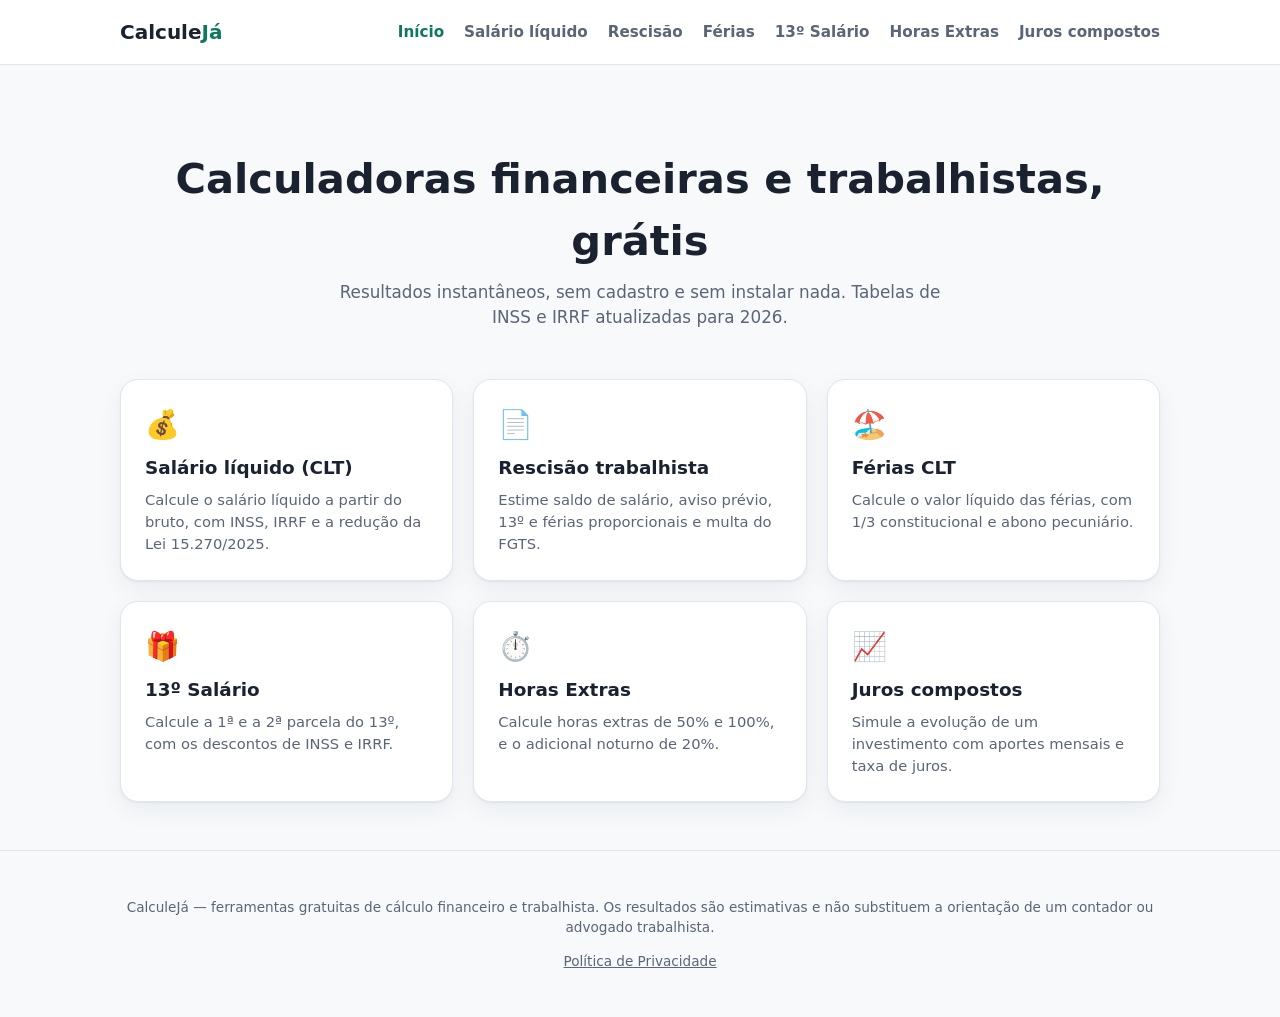
<file: index.html>
<!doctype html>
<html lang="pt-BR">
<head>
  <meta charset="UTF-8" />
  <meta name="viewport" content="width=device-width, initial-scale=1" />
  <title>CalculeJá — Calculadoras financeiras e trabalhistas gratuitas</title>
  <meta name="description" content="Calculadoras gratuitas e atualizadas para 2026: salário líquido CLT, rescisão trabalhista e juros compostos. Sem cadastro, direto no navegador." />
  <link rel="canonical" href="https://calculeja.vercel.app/" />
  <meta name="google-site-verification" content="8oehohML8yuIsUqmZmO71Ct5pmFeu66Mg98mk9OFrPQ" />
  <script async src="https://pagead2.googlesyndication.com/pagead/js/adsbygoogle.js?client=ca-pub-5938250398235100" crossorigin="anonymous"></script>
  <meta property="og:title" content="CalculeJá — Calculadoras financeiras e trabalhistas gratuitas" />
  <meta property="og:description" content="Calcule seu salário líquido, rescisão trabalhista e juros compostos em segundos, grátis e sem cadastro." />
  <meta property="og:type" content="website" />
  <link rel="stylesheet" href="css/styles.css" />
</head>
<body>
  <a class="skip-link" href="#conteudo">Ir para o conteúdo</a>
  <header class="site-header">
    <div class="container">
      <a class="logo" href="index.html">Calcule<span>Já</span></a>
      <nav class="main-nav" aria-label="Navegação principal">
        <ul>
          <li><a href="index.html">Início</a></li>
          <li><a href="calculadoras/salario-liquido.html">Salário líquido</a></li>
          <li><a href="calculadoras/rescisao-trabalhista.html">Rescisão</a></li>
          <li><a href="calculadoras/ferias.html">Férias</a></li>
          <li><a href="calculadoras/decimo-terceiro.html">13º Salário</a></li>
          <li><a href="calculadoras/horas-extras.html">Horas Extras</a></li>
          <li><a href="calculadoras/juros-compostos.html">Juros compostos</a></li>
        </ul>
      </nav>
    </div>
  </header>

  <main id="conteudo">
    <section class="hero">
      <div class="container">
        <h1>Calculadoras financeiras e trabalhistas, grátis</h1>
        <p>Resultados instantâneos, sem cadastro e sem instalar nada. Tabelas de INSS e IRRF atualizadas para 2026.</p>
      </div>
    </section>

    <section class="container">
      <div class="tools-grid">
        <a class="tool-card" href="calculadoras/salario-liquido.html">
          <span class="icon" aria-hidden="true">💰</span>
          <h2>Salário líquido (CLT)</h2>
          <p>Calcule o salário líquido a partir do bruto, com INSS, IRRF e a redução da Lei 15.270/2025.</p>
        </a>
        <a class="tool-card" href="calculadoras/rescisao-trabalhista.html">
          <span class="icon" aria-hidden="true">📄</span>
          <h2>Rescisão trabalhista</h2>
          <p>Estime saldo de salário, aviso prévio, 13º e férias proporcionais e multa do FGTS.</p>
        </a>
        <a class="tool-card" href="calculadoras/ferias.html">
          <span class="icon" aria-hidden="true">🏖️</span>
          <h2>Férias CLT</h2>
          <p>Calcule o valor líquido das férias, com 1/3 constitucional e abono pecuniário.</p>
        </a>
        <a class="tool-card" href="calculadoras/decimo-terceiro.html">
          <span class="icon" aria-hidden="true">🎁</span>
          <h2>13º Salário</h2>
          <p>Calcule a 1ª e a 2ª parcela do 13º, com os descontos de INSS e IRRF.</p>
        </a>
        <a class="tool-card" href="calculadoras/horas-extras.html">
          <span class="icon" aria-hidden="true">⏱️</span>
          <h2>Horas Extras</h2>
          <p>Calcule horas extras de 50% e 100%, e o adicional noturno de 20%.</p>
        </a>
        <a class="tool-card" href="calculadoras/juros-compostos.html">
          <span class="icon" aria-hidden="true">📈</span>
          <h2>Juros compostos</h2>
          <p>Simule a evolução de um investimento com aportes mensais e taxa de juros.</p>
        </a>
      </div>
    </section>
  </main>

  <footer class="site-footer">
    <div class="container">
      <p>CalculeJá — ferramentas gratuitas de cálculo financeiro e trabalhista. Os resultados são estimativas e não substituem a orientação de um contador ou advogado trabalhista.</p>
      <p><a href="privacidade.html">Política de Privacidade</a></p>
    </div>
  </footer>
  <script type="module" src="js/main.js"></script>
</body>
</html>
</file>
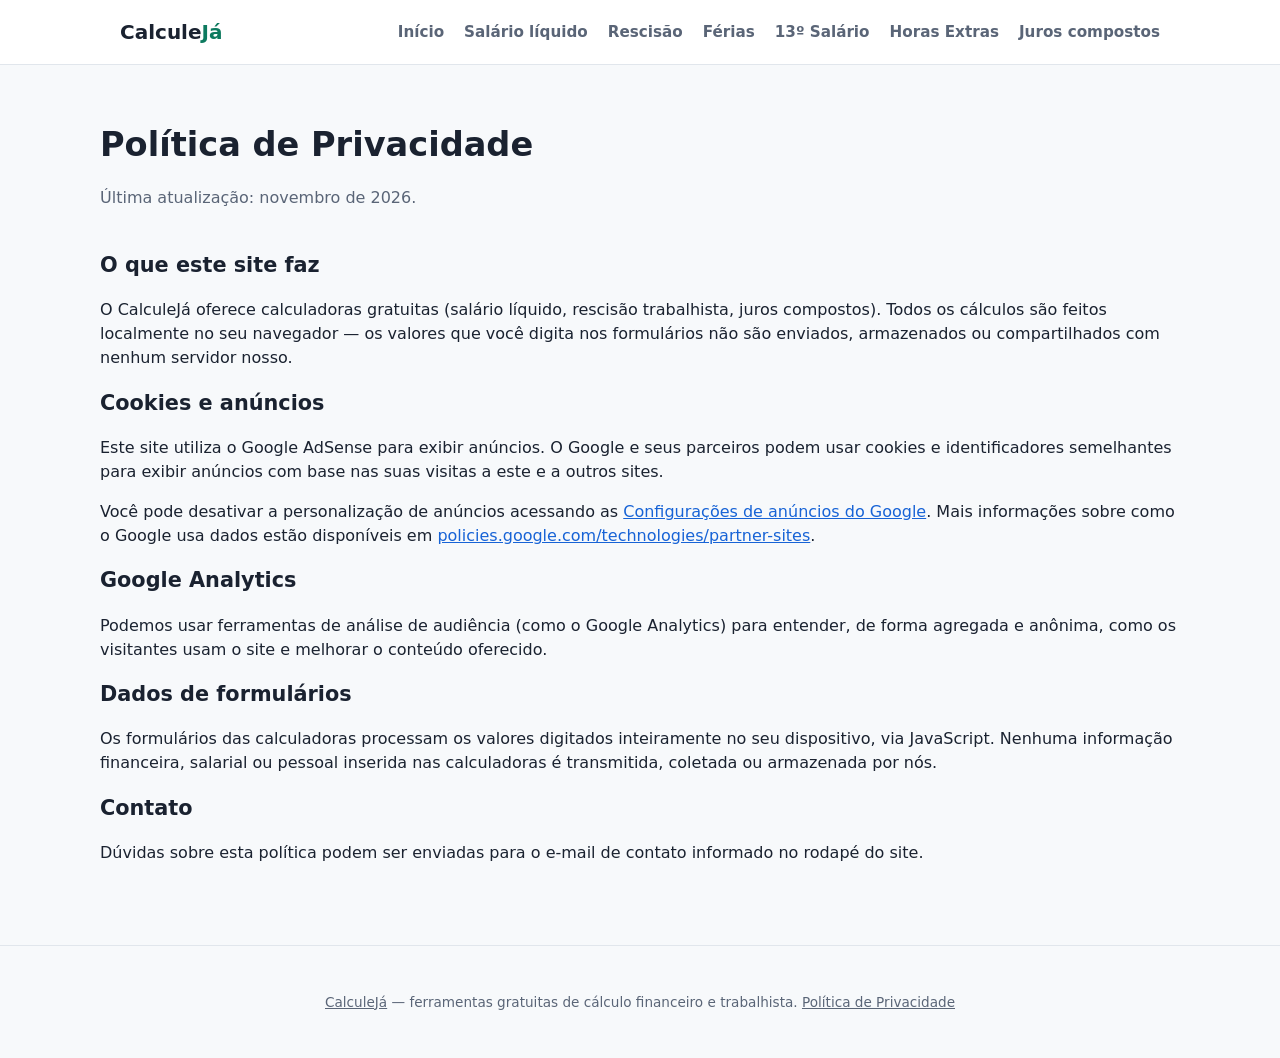
<file: privacidade.html>
<!doctype html>
<html lang="pt-BR">
<head>
  <meta charset="UTF-8" />
  <meta name="viewport" content="width=device-width, initial-scale=1" />
  <title>Política de Privacidade — CalculeJá</title>
  <meta name="description" content="Política de privacidade do CalculeJá: como usamos cookies, anúncios e dados de navegação." />
  <meta name="robots" content="noindex" />
  <link rel="canonical" href="https://calculeja.vercel.app/privacidade.html" />
  <link rel="stylesheet" href="css/styles.css" />
  <script async src="https://pagead2.googlesyndication.com/pagead/js/adsbygoogle.js?client=ca-pub-5938250398235100" crossorigin="anonymous"></script>
</head>
<body>
  <a class="skip-link" href="#conteudo">Ir para o conteúdo</a>
  <header class="site-header">
    <div class="container">
      <a class="logo" href="index.html">Calcule<span>Já</span></a>
      <nav class="main-nav" aria-label="Navegação principal">
        <ul>
          <li><a href="index.html">Início</a></li>
          <li><a href="calculadoras/salario-liquido.html">Salário líquido</a></li>
          <li><a href="calculadoras/rescisao-trabalhista.html">Rescisão</a></li>
          <li><a href="calculadoras/ferias.html">Férias</a></li>
          <li><a href="calculadoras/decimo-terceiro.html">13º Salário</a></li>
          <li><a href="calculadoras/horas-extras.html">Horas Extras</a></li>
          <li><a href="calculadoras/juros-compostos.html">Juros compostos</a></li>
        </ul>
      </nav>
    </div>
  </header>

  <main id="conteudo" class="container calc-page">
    <div class="calc-header">
      <h1>Política de Privacidade</h1>
      <p>Última atualização: novembro de 2026.</p>
    </div>

    <section class="content-section">
      <h2>O que este site faz</h2>
      <p>O CalculeJá oferece calculadoras gratuitas (salário líquido, rescisão trabalhista, juros compostos). Todos os cálculos são feitos localmente no seu navegador — os valores que você digita nos formulários não são enviados, armazenados ou compartilhados com nenhum servidor nosso.</p>

      <h2>Cookies e anúncios</h2>
      <p>Este site utiliza o Google AdSense para exibir anúncios. O Google e seus parceiros podem usar cookies e identificadores semelhantes para exibir anúncios com base nas suas visitas a este e a outros sites.</p>
      <p>Você pode desativar a personalização de anúncios acessando as <a href="https://adssettings.google.com" target="_blank" rel="noopener">Configurações de anúncios do Google</a>. Mais informações sobre como o Google usa dados estão disponíveis em <a href="https://policies.google.com/technologies/partner-sites" target="_blank" rel="noopener">policies.google.com/technologies/partner-sites</a>.</p>

      <h2>Google Analytics</h2>
      <p>Podemos usar ferramentas de análise de audiência (como o Google Analytics) para entender, de forma agregada e anônima, como os visitantes usam o site e melhorar o conteúdo oferecido.</p>

      <h2>Dados de formulários</h2>
      <p>Os formulários das calculadoras processam os valores digitados inteiramente no seu dispositivo, via JavaScript. Nenhuma informação financeira, salarial ou pessoal inserida nas calculadoras é transmitida, coletada ou armazenada por nós.</p>

      <h2>Contato</h2>
      <p>Dúvidas sobre esta política podem ser enviadas para o e-mail de contato informado no rodapé do site.</p>
    </section>
  </main>

  <footer class="site-footer">
    <div class="container">
      <p><a href="index.html">CalculeJá</a> — ferramentas gratuitas de cálculo financeiro e trabalhista. <a href="privacidade.html">Política de Privacidade</a></p>
    </div>
  </footer>
  <script type="module" src="js/main.js"></script>
</body>
</html>
</file>
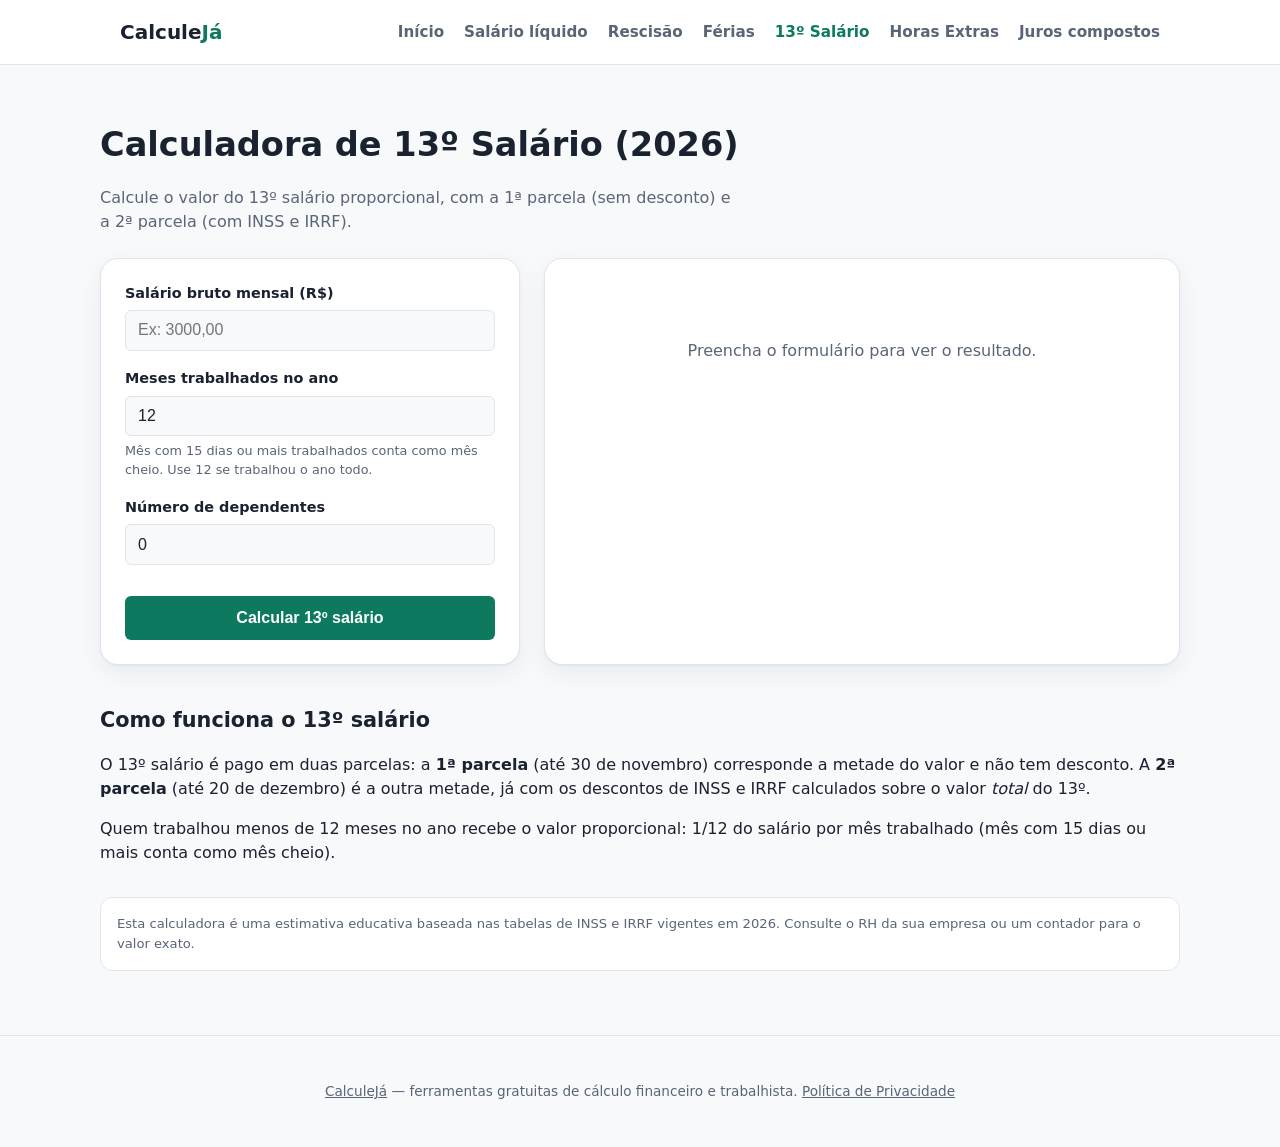
<file: calculadoras/decimo-terceiro.html>
<!doctype html>
<html lang="pt-BR">
<head>
  <meta charset="UTF-8" />
  <meta name="viewport" content="width=device-width, initial-scale=1" />
  <title>Calculadora de 13º Salário 2026 — CalculeJá</title>
  <meta name="description" content="Calcule o 13º salário proporcional ou integral: 1ª e 2ª parcela, com desconto de INSS e IRRF 2026 na segunda parcela." />
  <link rel="canonical" href="https://calculeja.vercel.app/calculadoras/decimo-terceiro.html" />
  <link rel="stylesheet" href="../css/styles.css" />
  <script async src="https://pagead2.googlesyndication.com/pagead/js/adsbygoogle.js?client=ca-pub-5938250398235100" crossorigin="anonymous"></script>
</head>
<body>
  <a class="skip-link" href="#conteudo">Ir para o conteúdo</a>
  <header class="site-header">
    <div class="container">
      <a class="logo" href="../index.html">Calcule<span>Já</span></a>
      <nav class="main-nav" aria-label="Navegação principal">
        <ul>
          <li><a href="../index.html">Início</a></li>
          <li><a href="salario-liquido.html">Salário líquido</a></li>
          <li><a href="rescisao-trabalhista.html">Rescisão</a></li>
          <li><a href="ferias.html">Férias</a></li>
          <li><a href="decimo-terceiro.html">13º Salário</a></li>
          <li><a href="horas-extras.html">Horas Extras</a></li>
          <li><a href="juros-compostos.html">Juros compostos</a></li>
        </ul>
      </nav>
    </div>
  </header>

  <main id="conteudo" class="container calc-page">
    <div class="calc-header">
      <h1>Calculadora de 13º Salário (2026)</h1>
      <p>Calcule o valor do 13º salário proporcional, com a 1ª parcela (sem desconto) e a 2ª parcela (com INSS e IRRF).</p>
    </div>

    <div class="calc-layout">
      <form class="card" id="form-decimo-terceiro" novalidate>
        <div class="field">
          <label for="salario-bruto-13">Salário bruto mensal (R$)</label>
          <input type="text" inputmode="decimal" id="salario-bruto-13" placeholder="Ex: 3000,00" required />
        </div>
        <div class="field">
          <label for="meses-trabalhados">Meses trabalhados no ano</label>
          <input type="number" min="1" max="12" step="1" id="meses-trabalhados" value="12" required />
          <span class="hint">Mês com 15 dias ou mais trabalhados conta como mês cheio. Use 12 se trabalhou o ano todo.</span>
        </div>
        <div class="field">
          <label for="dependentes-13">Número de dependentes</label>
          <input type="number" min="0" step="1" id="dependentes-13" value="0" />
        </div>
        <div class="error-msg" id="erro-decimo-terceiro" role="alert"></div>
        <button type="submit" class="btn-primary">Calcular 13º salário</button>
      </form>

      <div class="card result-panel" id="resultado-decimo-terceiro" aria-live="polite">
        <p class="result-empty">Preencha o formulário para ver o resultado.</p>
      </div>
    </div>

    <section class="content-section">
      <h2>Como funciona o 13º salário</h2>
      <p>O 13º salário é pago em duas parcelas: a <strong>1ª parcela</strong> (até 30 de novembro) corresponde a metade do valor e não tem desconto. A <strong>2ª parcela</strong> (até 20 de dezembro) é a outra metade, já com os descontos de INSS e IRRF calculados sobre o valor <em>total</em> do 13º.</p>
      <p>Quem trabalhou menos de 12 meses no ano recebe o valor proporcional: 1/12 do salário por mês trabalhado (mês com 15 dias ou mais conta como mês cheio).</p>
    </section>

    <div class="disclaimer">
      Esta calculadora é uma estimativa educativa baseada nas tabelas de INSS e IRRF vigentes em 2026. Consulte o RH da sua empresa ou um contador para o valor exato.
    </div>
  </main>

  <footer class="site-footer">
    <div class="container">
      <p><a href="../index.html">CalculeJá</a> — ferramentas gratuitas de cálculo financeiro e trabalhista. <a href="../privacidade.html">Política de Privacidade</a></p>
    </div>
  </footer>
  <script type="module" src="../js/main.js"></script>
  <script type="module">
    import { initDecimoTerceiroForm } from "../js/calc-13.js";
    initDecimoTerceiroForm();
  </script>
</body>
</html>
</file>
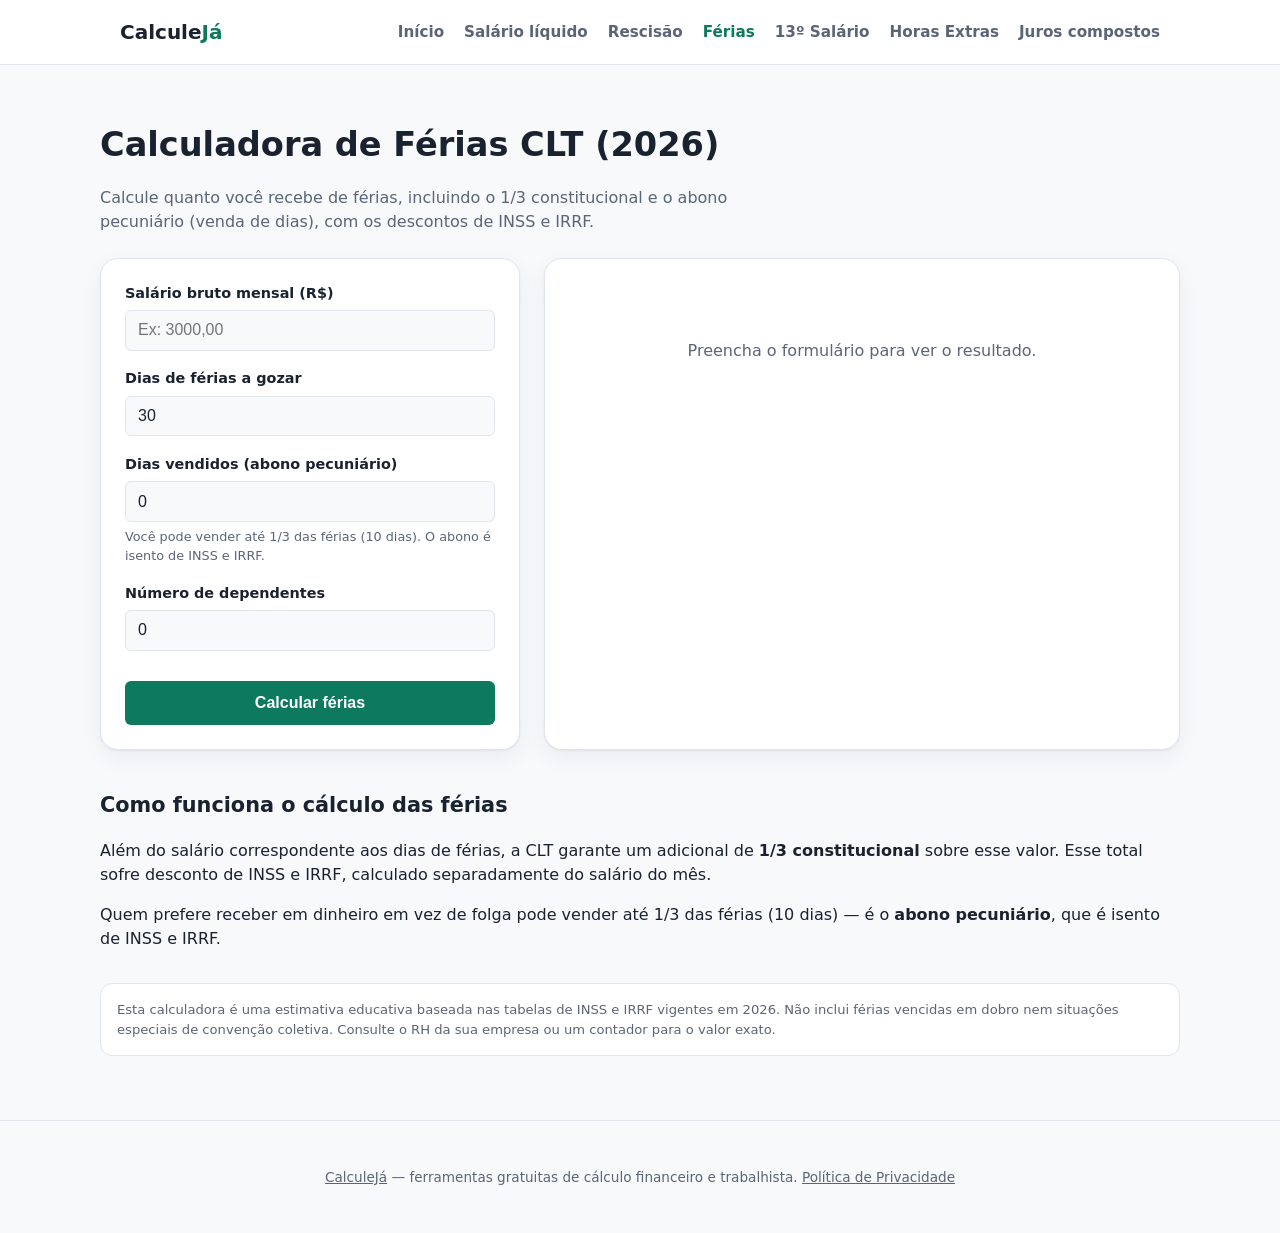
<file: calculadoras/ferias.html>
<!doctype html>
<html lang="pt-BR">
<head>
  <meta charset="UTF-8" />
  <meta name="viewport" content="width=device-width, initial-scale=1" />
  <title>Calculadora de Férias CLT 2026 — CalculeJá</title>
  <meta name="description" content="Calcule o valor líquido das suas férias CLT, incluindo o 1/3 constitucional e o abono pecuniário (venda de até 10 dias), com INSS e IRRF 2026." />
  <link rel="canonical" href="https://calculeja.vercel.app/calculadoras/ferias.html" />
  <link rel="stylesheet" href="../css/styles.css" />
  <script async src="https://pagead2.googlesyndication.com/pagead/js/adsbygoogle.js?client=ca-pub-5938250398235100" crossorigin="anonymous"></script>
</head>
<body>
  <a class="skip-link" href="#conteudo">Ir para o conteúdo</a>
  <header class="site-header">
    <div class="container">
      <a class="logo" href="../index.html">Calcule<span>Já</span></a>
      <nav class="main-nav" aria-label="Navegação principal">
        <ul>
          <li><a href="../index.html">Início</a></li>
          <li><a href="salario-liquido.html">Salário líquido</a></li>
          <li><a href="rescisao-trabalhista.html">Rescisão</a></li>
          <li><a href="ferias.html">Férias</a></li>
          <li><a href="decimo-terceiro.html">13º Salário</a></li>
          <li><a href="horas-extras.html">Horas Extras</a></li>
          <li><a href="juros-compostos.html">Juros compostos</a></li>
        </ul>
      </nav>
    </div>
  </header>

  <main id="conteudo" class="container calc-page">
    <div class="calc-header">
      <h1>Calculadora de Férias CLT (2026)</h1>
      <p>Calcule quanto você recebe de férias, incluindo o 1/3 constitucional e o abono pecuniário (venda de dias), com os descontos de INSS e IRRF.</p>
    </div>

    <div class="calc-layout">
      <form class="card" id="form-ferias" novalidate>
        <div class="field">
          <label for="salario-bruto-ferias">Salário bruto mensal (R$)</label>
          <input type="text" inputmode="decimal" id="salario-bruto-ferias" placeholder="Ex: 3000,00" required />
        </div>
        <div class="field">
          <label for="dias-gozados">Dias de férias a gozar</label>
          <input type="number" min="1" max="30" step="1" id="dias-gozados" value="30" required />
        </div>
        <div class="field">
          <label for="dias-vendidos">Dias vendidos (abono pecuniário)</label>
          <input type="number" min="0" max="10" step="1" id="dias-vendidos" value="0" />
          <span class="hint">Você pode vender até 1/3 das férias (10 dias). O abono é isento de INSS e IRRF.</span>
        </div>
        <div class="field">
          <label for="dependentes-ferias">Número de dependentes</label>
          <input type="number" min="0" step="1" id="dependentes-ferias" value="0" />
        </div>
        <div class="error-msg" id="erro-ferias" role="alert"></div>
        <button type="submit" class="btn-primary">Calcular férias</button>
      </form>

      <div class="card result-panel" id="resultado-ferias" aria-live="polite">
        <p class="result-empty">Preencha o formulário para ver o resultado.</p>
      </div>
    </div>

    <section class="content-section">
      <h2>Como funciona o cálculo das férias</h2>
      <p>Além do salário correspondente aos dias de férias, a CLT garante um adicional de <strong>1/3 constitucional</strong> sobre esse valor. Esse total sofre desconto de INSS e IRRF, calculado separadamente do salário do mês.</p>
      <p>Quem prefere receber em dinheiro em vez de folga pode vender até 1/3 das férias (10 dias) — é o <strong>abono pecuniário</strong>, que é isento de INSS e IRRF.</p>
    </section>

    <div class="disclaimer">
      Esta calculadora é uma estimativa educativa baseada nas tabelas de INSS e IRRF vigentes em 2026. Não inclui férias vencidas em dobro nem situações especiais de convenção coletiva. Consulte o RH da sua empresa ou um contador para o valor exato.
    </div>
  </main>

  <footer class="site-footer">
    <div class="container">
      <p><a href="../index.html">CalculeJá</a> — ferramentas gratuitas de cálculo financeiro e trabalhista. <a href="../privacidade.html">Política de Privacidade</a></p>
    </div>
  </footer>
  <script type="module" src="../js/main.js"></script>
  <script type="module">
    import { initFeriasForm } from "../js/calc-ferias.js";
    initFeriasForm();
  </script>
</body>
</html>
</file>
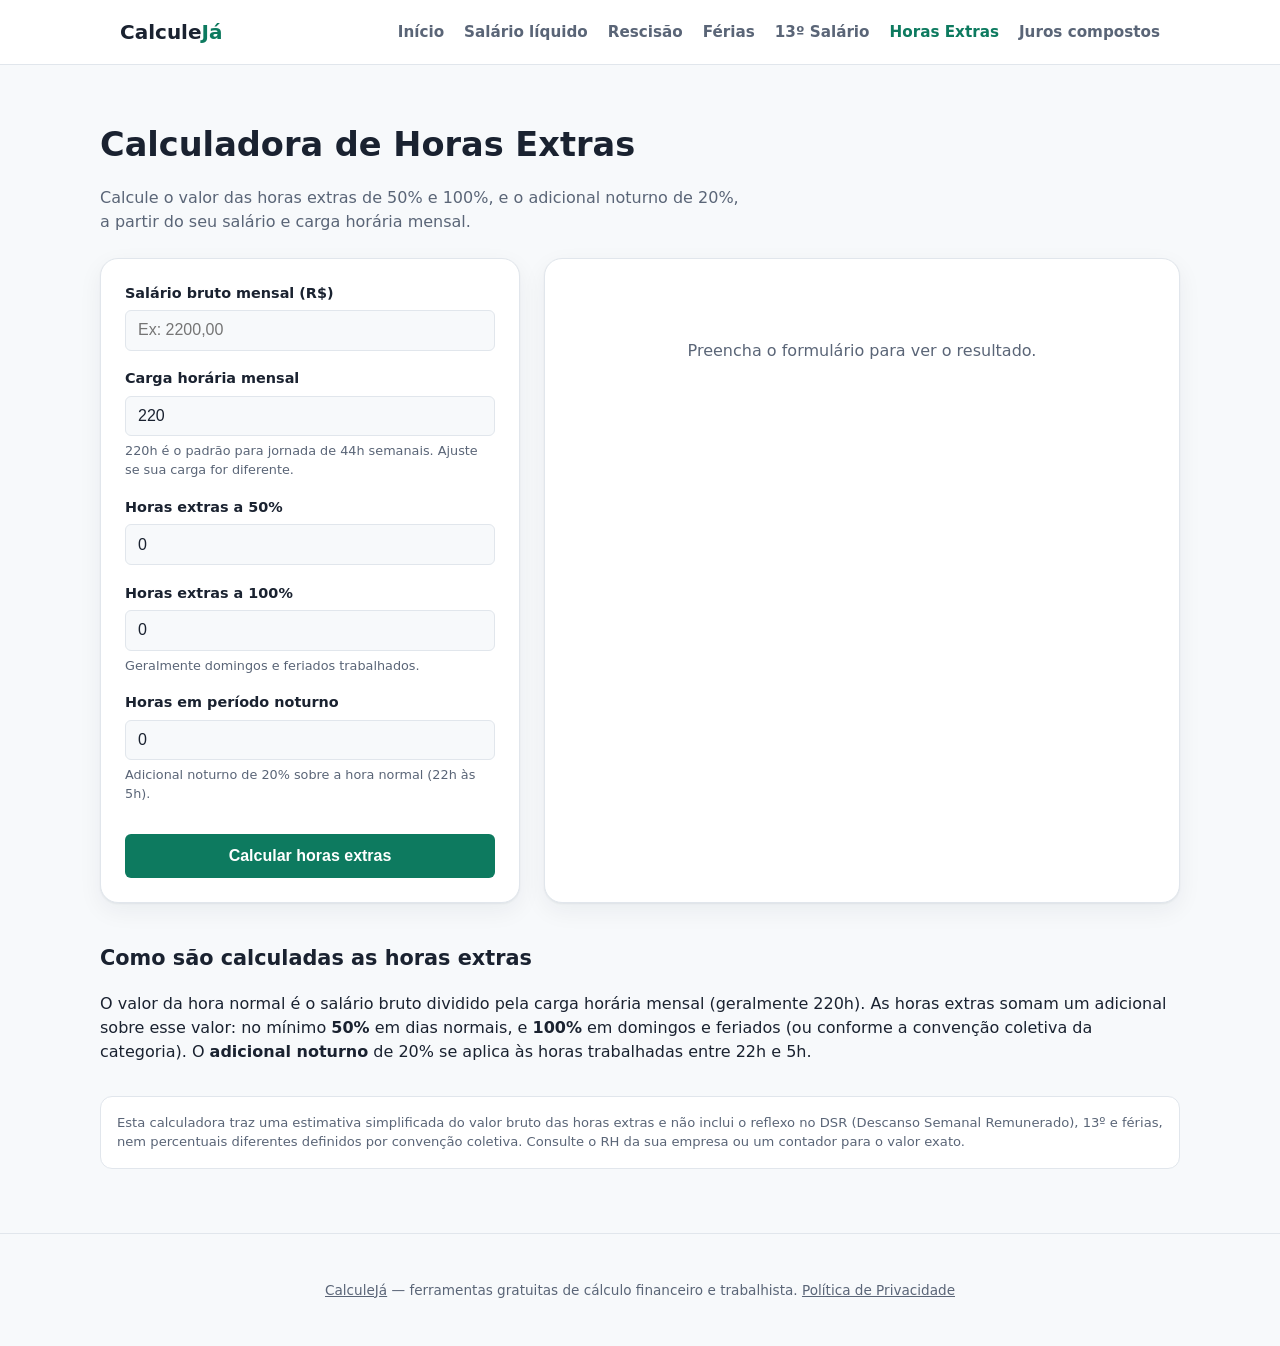
<file: calculadoras/horas-extras.html>
<!doctype html>
<html lang="pt-BR">
<head>
  <meta charset="UTF-8" />
  <meta name="viewport" content="width=device-width, initial-scale=1" />
  <title>Calculadora de Horas Extras e Adicional Noturno — CalculeJá</title>
  <meta name="description" content="Calcule o valor das horas extras de 50% e 100%, e o adicional noturno de 20%, a partir do seu salário bruto mensal." />
  <link rel="canonical" href="https://calculeja.vercel.app/calculadoras/horas-extras.html" />
  <link rel="stylesheet" href="../css/styles.css" />
  <script async src="https://pagead2.googlesyndication.com/pagead/js/adsbygoogle.js?client=ca-pub-5938250398235100" crossorigin="anonymous"></script>
</head>
<body>
  <a class="skip-link" href="#conteudo">Ir para o conteúdo</a>
  <header class="site-header">
    <div class="container">
      <a class="logo" href="../index.html">Calcule<span>Já</span></a>
      <nav class="main-nav" aria-label="Navegação principal">
        <ul>
          <li><a href="../index.html">Início</a></li>
          <li><a href="salario-liquido.html">Salário líquido</a></li>
          <li><a href="rescisao-trabalhista.html">Rescisão</a></li>
          <li><a href="ferias.html">Férias</a></li>
          <li><a href="decimo-terceiro.html">13º Salário</a></li>
          <li><a href="horas-extras.html">Horas Extras</a></li>
          <li><a href="juros-compostos.html">Juros compostos</a></li>
        </ul>
      </nav>
    </div>
  </header>

  <main id="conteudo" class="container calc-page">
    <div class="calc-header">
      <h1>Calculadora de Horas Extras</h1>
      <p>Calcule o valor das horas extras de 50% e 100%, e o adicional noturno de 20%, a partir do seu salário e carga horária mensal.</p>
    </div>

    <div class="calc-layout">
      <form class="card" id="form-horas-extras" novalidate>
        <div class="field">
          <label for="salario-bruto-he">Salário bruto mensal (R$)</label>
          <input type="text" inputmode="decimal" id="salario-bruto-he" placeholder="Ex: 2200,00" required />
        </div>
        <div class="field">
          <label for="horas-mensais">Carga horária mensal</label>
          <input type="number" min="1" step="1" id="horas-mensais" value="220" required />
          <span class="hint">220h é o padrão para jornada de 44h semanais. Ajuste se sua carga for diferente.</span>
        </div>
        <div class="field">
          <label for="horas-50">Horas extras a 50%</label>
          <input type="number" min="0" step="0.5" id="horas-50" value="0" />
        </div>
        <div class="field">
          <label for="horas-100">Horas extras a 100%</label>
          <input type="number" min="0" step="0.5" id="horas-100" value="0" />
          <span class="hint">Geralmente domingos e feriados trabalhados.</span>
        </div>
        <div class="field">
          <label for="horas-noturnas">Horas em período noturno</label>
          <input type="number" min="0" step="0.5" id="horas-noturnas" value="0" />
          <span class="hint">Adicional noturno de 20% sobre a hora normal (22h às 5h).</span>
        </div>
        <div class="error-msg" id="erro-horas-extras" role="alert"></div>
        <button type="submit" class="btn-primary">Calcular horas extras</button>
      </form>

      <div class="card result-panel" id="resultado-horas-extras" aria-live="polite">
        <p class="result-empty">Preencha o formulário para ver o resultado.</p>
      </div>
    </div>

    <section class="content-section">
      <h2>Como são calculadas as horas extras</h2>
      <p>O valor da hora normal é o salário bruto dividido pela carga horária mensal (geralmente 220h). As horas extras somam um adicional sobre esse valor: no mínimo <strong>50%</strong> em dias normais, e <strong>100%</strong> em domingos e feriados (ou conforme a convenção coletiva da categoria). O <strong>adicional noturno</strong> de 20% se aplica às horas trabalhadas entre 22h e 5h.</p>
    </section>

    <div class="disclaimer">
      Esta calculadora traz uma estimativa simplificada do valor bruto das horas extras e não inclui o reflexo no DSR (Descanso Semanal Remunerado), 13º e férias, nem percentuais diferentes definidos por convenção coletiva. Consulte o RH da sua empresa ou um contador para o valor exato.
    </div>
  </main>

  <footer class="site-footer">
    <div class="container">
      <p><a href="../index.html">CalculeJá</a> — ferramentas gratuitas de cálculo financeiro e trabalhista. <a href="../privacidade.html">Política de Privacidade</a></p>
    </div>
  </footer>
  <script type="module" src="../js/main.js"></script>
  <script type="module">
    import { initHorasExtrasForm } from "../js/calc-horas-extras.js";
    initHorasExtrasForm();
  </script>
</body>
</html>
</file>
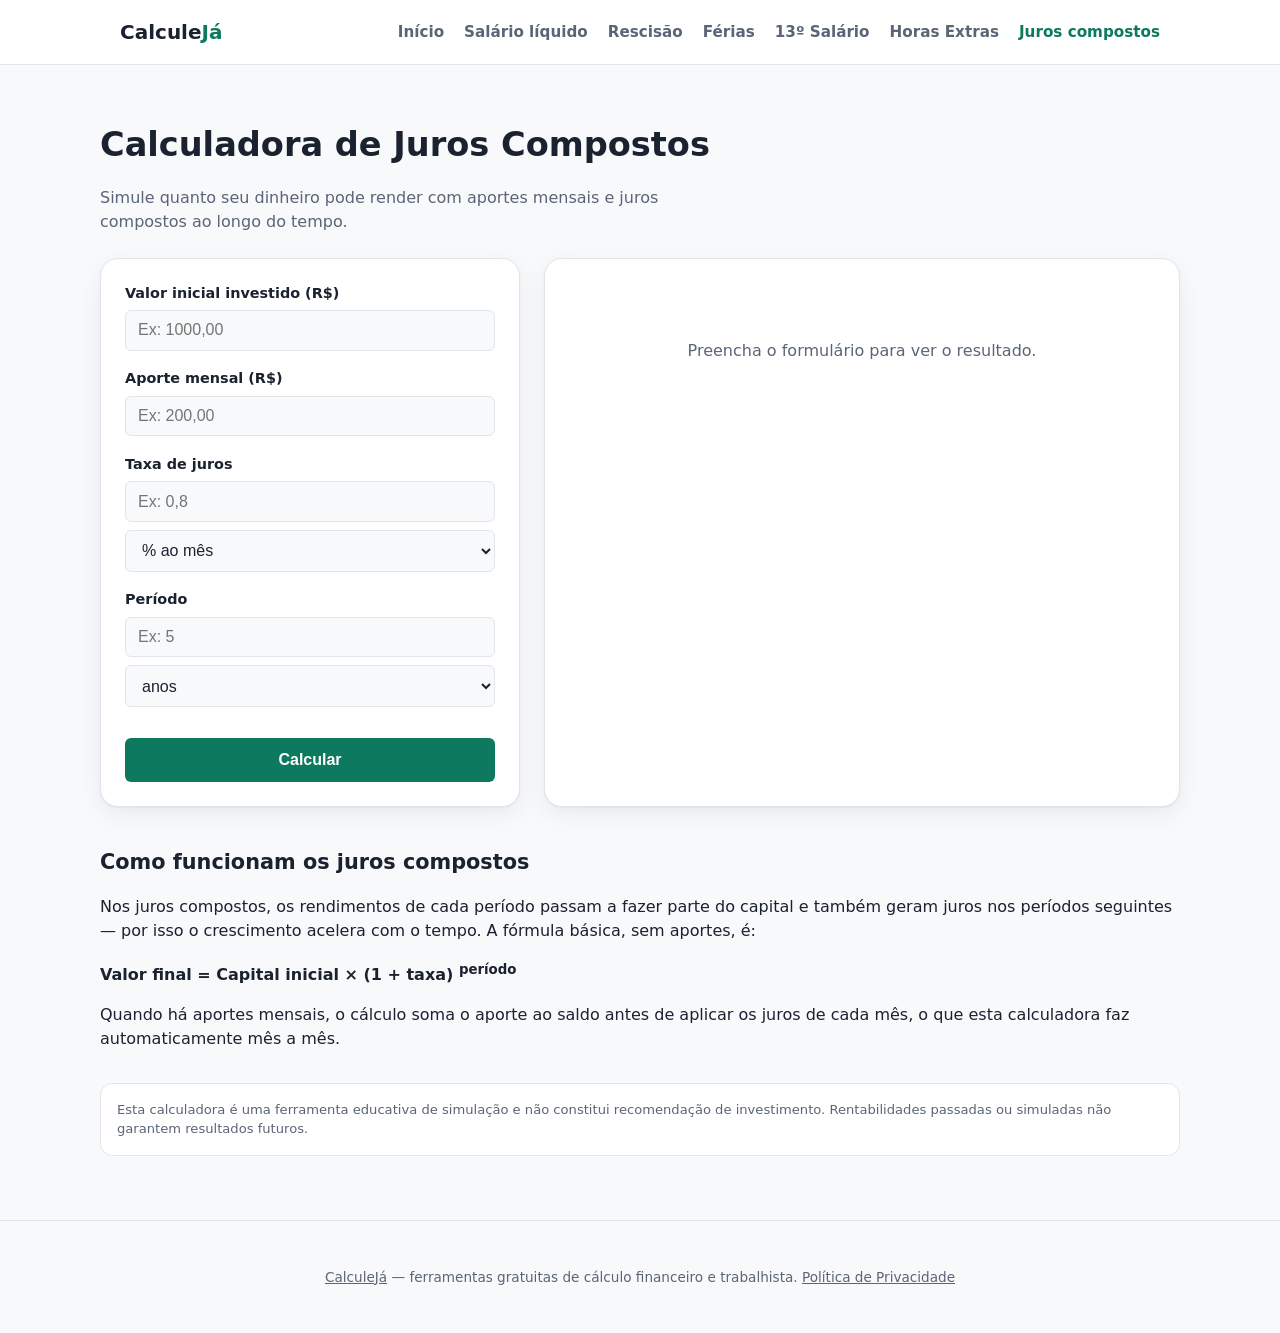
<file: calculadoras/juros-compostos.html>
<!doctype html>
<html lang="pt-BR">
<head>
  <meta charset="UTF-8" />
  <meta name="viewport" content="width=device-width, initial-scale=1" />
  <title>Calculadora de Juros Compostos com Aportes Mensais — CalculeJá</title>
  <meta name="description" content="Simule a evolução de um investimento com juros compostos e aportes mensais. Veja o total investido, os juros acumulados e o valor final." />
  <link rel="canonical" href="https://calculeja.vercel.app/calculadoras/juros-compostos.html" />
  <link rel="stylesheet" href="../css/styles.css" />
  <script async src="https://pagead2.googlesyndication.com/pagead/js/adsbygoogle.js?client=ca-pub-5938250398235100" crossorigin="anonymous"></script>
</head>
<body>
  <a class="skip-link" href="#conteudo">Ir para o conteúdo</a>
  <header class="site-header">
    <div class="container">
      <a class="logo" href="../index.html">Calcule<span>Já</span></a>
      <nav class="main-nav" aria-label="Navegação principal">
        <ul>
          <li><a href="../index.html">Início</a></li>
          <li><a href="salario-liquido.html">Salário líquido</a></li>
          <li><a href="rescisao-trabalhista.html">Rescisão</a></li>
          <li><a href="ferias.html">Férias</a></li>
          <li><a href="decimo-terceiro.html">13º Salário</a></li>
          <li><a href="horas-extras.html">Horas Extras</a></li>
          <li><a href="juros-compostos.html">Juros compostos</a></li>
        </ul>
      </nav>
    </div>
  </header>

  <main id="conteudo" class="container calc-page">
    <div class="calc-header">
      <h1>Calculadora de Juros Compostos</h1>
      <p>Simule quanto seu dinheiro pode render com aportes mensais e juros compostos ao longo do tempo.</p>
    </div>

    <div class="calc-layout">
      <form class="card" id="form-juros" novalidate>
        <div class="field">
          <label for="capital-inicial">Valor inicial investido (R$)</label>
          <input type="text" inputmode="decimal" id="capital-inicial" placeholder="Ex: 1000,00" />
        </div>
        <div class="field">
          <label for="aporte-mensal">Aporte mensal (R$)</label>
          <input type="text" inputmode="decimal" id="aporte-mensal" placeholder="Ex: 200,00" />
        </div>
        <div class="field">
          <label for="taxa-juros">Taxa de juros</label>
          <input type="number" step="0.01" min="0" id="taxa-juros" placeholder="Ex: 0,8" required />
          <select id="taxa-periodo" style="margin-top:0.5rem;">
            <option value="mensal">% ao mês</option>
            <option value="anual">% ao ano</option>
          </select>
        </div>
        <div class="field">
          <label for="periodo">Período</label>
          <input type="number" step="1" min="1" id="periodo" placeholder="Ex: 5" required />
          <select id="periodo-unidade" style="margin-top:0.5rem;">
            <option value="anos">anos</option>
            <option value="meses">meses</option>
          </select>
        </div>
        <div class="error-msg" id="erro-juros" role="alert"></div>
        <button type="submit" class="btn-primary">Calcular</button>
      </form>

      <div class="card result-panel" id="resultado-juros" aria-live="polite">
        <p class="result-empty">Preencha o formulário para ver o resultado.</p>
      </div>
    </div>

    <section class="content-section">
      <h2>Como funcionam os juros compostos</h2>
      <p>Nos juros compostos, os rendimentos de cada período passam a fazer parte do capital e também geram juros nos períodos seguintes — por isso o crescimento acelera com o tempo. A fórmula básica, sem aportes, é:</p>
      <p><strong>Valor final = Capital inicial × (1 + taxa) <sup>período</sup></strong></p>
      <p>Quando há aportes mensais, o cálculo soma o aporte ao saldo antes de aplicar os juros de cada mês, o que esta calculadora faz automaticamente mês a mês.</p>
    </section>

    <div class="disclaimer">
      Esta calculadora é uma ferramenta educativa de simulação e não constitui recomendação de investimento. Rentabilidades passadas ou simuladas não garantem resultados futuros.
    </div>
  </main>

  <footer class="site-footer">
    <div class="container">
      <p><a href="../index.html">CalculeJá</a> — ferramentas gratuitas de cálculo financeiro e trabalhista. <a href="../privacidade.html">Política de Privacidade</a></p>
    </div>
  </footer>
  <script type="module" src="../js/main.js"></script>
  <script type="module">
    import { initJurosCompostosForm } from "../js/calc-juros.js";
    initJurosCompostosForm();
  </script>
</body>
</html>
</file>
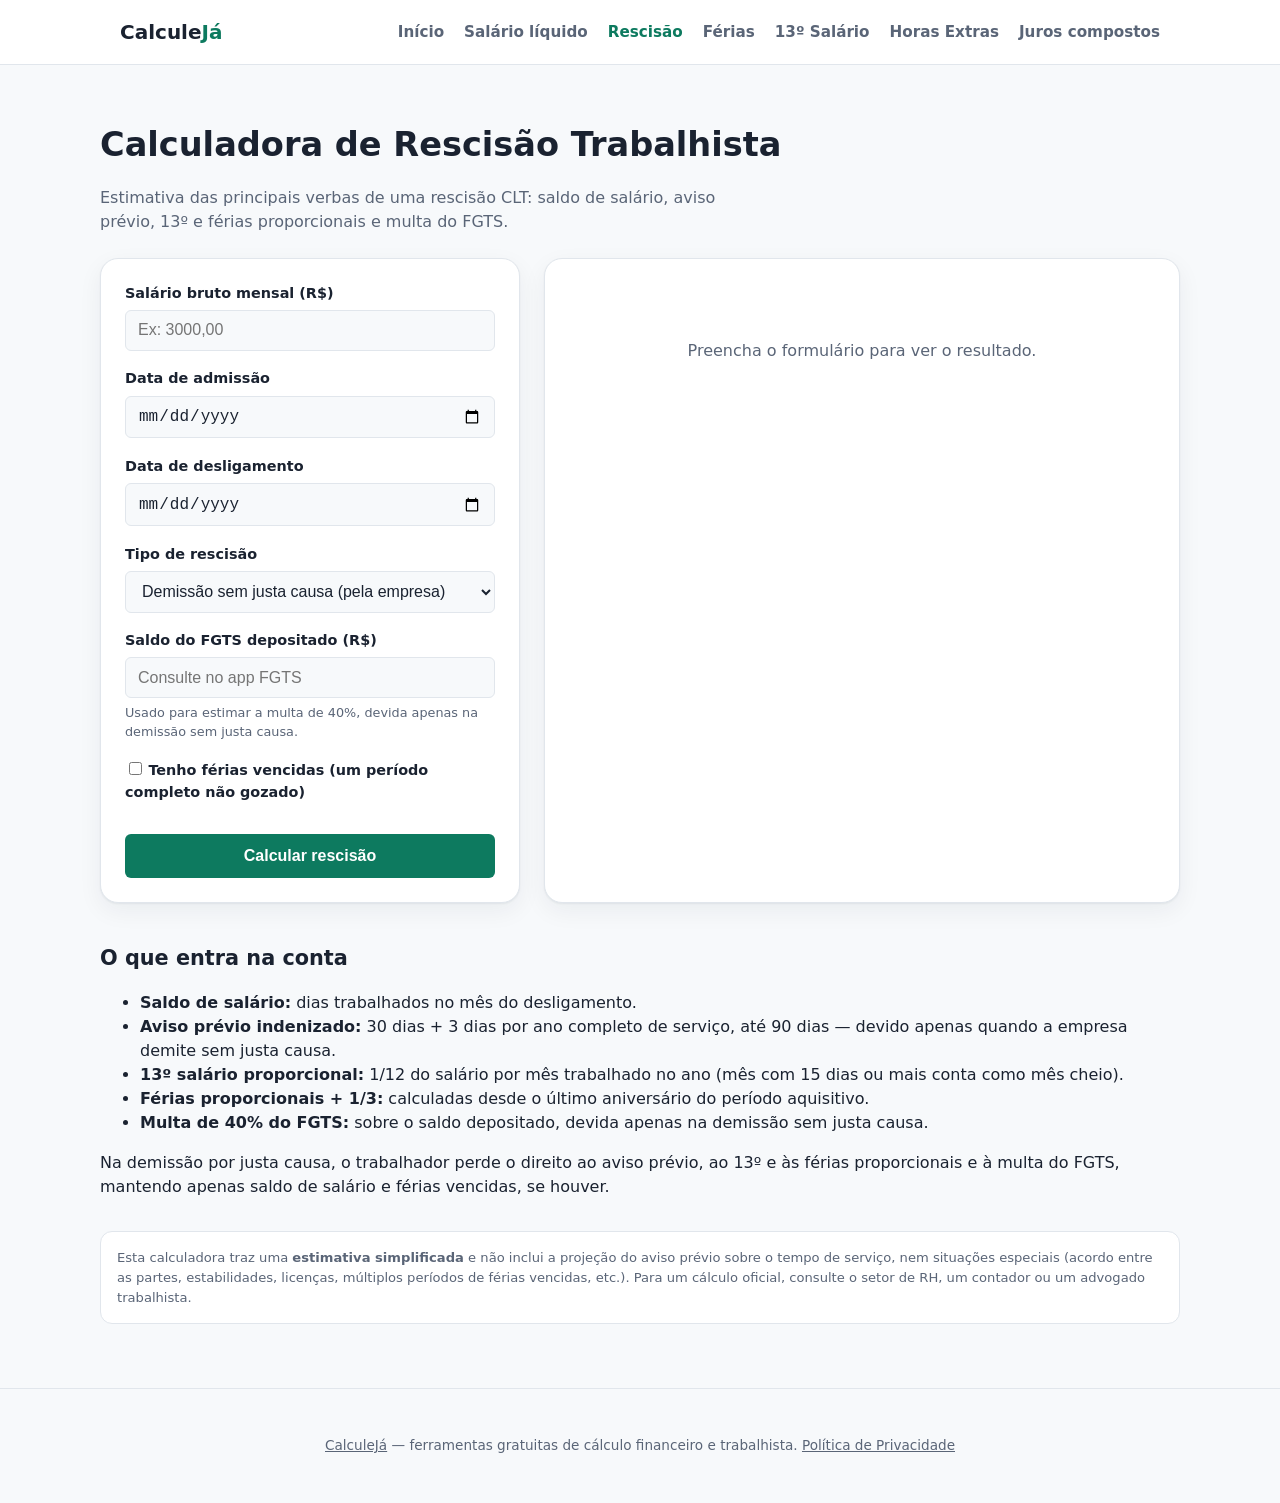
<file: calculadoras/rescisao-trabalhista.html>
<!doctype html>
<html lang="pt-BR">
<head>
  <meta charset="UTF-8" />
  <meta name="viewport" content="width=device-width, initial-scale=1" />
  <title>Calculadora de Rescisão Trabalhista 2026 — CalculeJá</title>
  <meta name="description" content="Calcule uma estimativa da rescisão trabalhista: saldo de salário, aviso prévio, 13º proporcional, férias proporcionais e multa de 40% do FGTS." />
  <link rel="canonical" href="https://calculeja.vercel.app/calculadoras/rescisao-trabalhista.html" />
  <link rel="stylesheet" href="../css/styles.css" />
  <script async src="https://pagead2.googlesyndication.com/pagead/js/adsbygoogle.js?client=ca-pub-5938250398235100" crossorigin="anonymous"></script>
</head>
<body>
  <a class="skip-link" href="#conteudo">Ir para o conteúdo</a>
  <header class="site-header">
    <div class="container">
      <a class="logo" href="../index.html">Calcule<span>Já</span></a>
      <nav class="main-nav" aria-label="Navegação principal">
        <ul>
          <li><a href="../index.html">Início</a></li>
          <li><a href="salario-liquido.html">Salário líquido</a></li>
          <li><a href="rescisao-trabalhista.html">Rescisão</a></li>
          <li><a href="ferias.html">Férias</a></li>
          <li><a href="decimo-terceiro.html">13º Salário</a></li>
          <li><a href="horas-extras.html">Horas Extras</a></li>
          <li><a href="juros-compostos.html">Juros compostos</a></li>
        </ul>
      </nav>
    </div>
  </header>

  <main id="conteudo" class="container calc-page">
    <div class="calc-header">
      <h1>Calculadora de Rescisão Trabalhista</h1>
      <p>Estimativa das principais verbas de uma rescisão CLT: saldo de salário, aviso prévio, 13º e férias proporcionais e multa do FGTS.</p>
    </div>

    <div class="calc-layout">
      <form class="card" id="form-rescisao" novalidate>
        <div class="field">
          <label for="salario-bruto-rescisao">Salário bruto mensal (R$)</label>
          <input type="text" inputmode="decimal" id="salario-bruto-rescisao" placeholder="Ex: 3000,00" required />
        </div>
        <div class="field">
          <label for="data-admissao">Data de admissão</label>
          <input type="date" id="data-admissao" required />
        </div>
        <div class="field">
          <label for="data-desligamento">Data de desligamento</label>
          <input type="date" id="data-desligamento" required />
        </div>
        <div class="field">
          <label for="tipo-rescisao">Tipo de rescisão</label>
          <select id="tipo-rescisao">
            <option value="sem-justa-causa">Demissão sem justa causa (pela empresa)</option>
            <option value="pedido-demissao">Pedido de demissão (pelo funcionário)</option>
            <option value="justa-causa">Demissão por justa causa</option>
          </select>
        </div>
        <div class="field" id="campo-fgts">
          <label for="saldo-fgts">Saldo do FGTS depositado (R$)</label>
          <input type="text" inputmode="decimal" id="saldo-fgts" placeholder="Consulte no app FGTS" />
          <span class="hint">Usado para estimar a multa de 40%, devida apenas na demissão sem justa causa.</span>
        </div>
        <div class="field">
          <label><input type="checkbox" id="ferias-vencidas" style="width:auto;display:inline-block;margin-right:0.4rem;" />Tenho férias vencidas (um período completo não gozado)</label>
        </div>
        <div class="error-msg" id="erro-rescisao" role="alert"></div>
        <button type="submit" class="btn-primary">Calcular rescisão</button>
      </form>

      <div class="card result-panel" id="resultado-rescisao" aria-live="polite">
        <p class="result-empty">Preencha o formulário para ver o resultado.</p>
      </div>
    </div>

    <section class="content-section">
      <h2>O que entra na conta</h2>
      <ul>
        <li><strong>Saldo de salário:</strong> dias trabalhados no mês do desligamento.</li>
        <li><strong>Aviso prévio indenizado:</strong> 30 dias + 3 dias por ano completo de serviço, até 90 dias — devido apenas quando a empresa demite sem justa causa.</li>
        <li><strong>13º salário proporcional:</strong> 1/12 do salário por mês trabalhado no ano (mês com 15 dias ou mais conta como mês cheio).</li>
        <li><strong>Férias proporcionais + 1/3:</strong> calculadas desde o último aniversário do período aquisitivo.</li>
        <li><strong>Multa de 40% do FGTS:</strong> sobre o saldo depositado, devida apenas na demissão sem justa causa.</li>
      </ul>
      <p>Na demissão por justa causa, o trabalhador perde o direito ao aviso prévio, ao 13º e às férias proporcionais e à multa do FGTS, mantendo apenas saldo de salário e férias vencidas, se houver.</p>
    </section>

    <div class="disclaimer">
      Esta calculadora traz uma <strong>estimativa simplificada</strong> e não inclui a projeção do aviso prévio sobre o tempo de serviço, nem situações especiais (acordo entre as partes, estabilidades, licenças, múltiplos períodos de férias vencidas, etc.). Para um cálculo oficial, consulte o setor de RH, um contador ou um advogado trabalhista.
    </div>
  </main>

  <footer class="site-footer">
    <div class="container">
      <p><a href="../index.html">CalculeJá</a> — ferramentas gratuitas de cálculo financeiro e trabalhista. <a href="../privacidade.html">Política de Privacidade</a></p>
    </div>
  </footer>
  <script type="module" src="../js/main.js"></script>
  <script type="module">
    import { initRescisaoForm } from "../js/calc-rescisao.js";
    initRescisaoForm();
  </script>
</body>
</html>
</file>
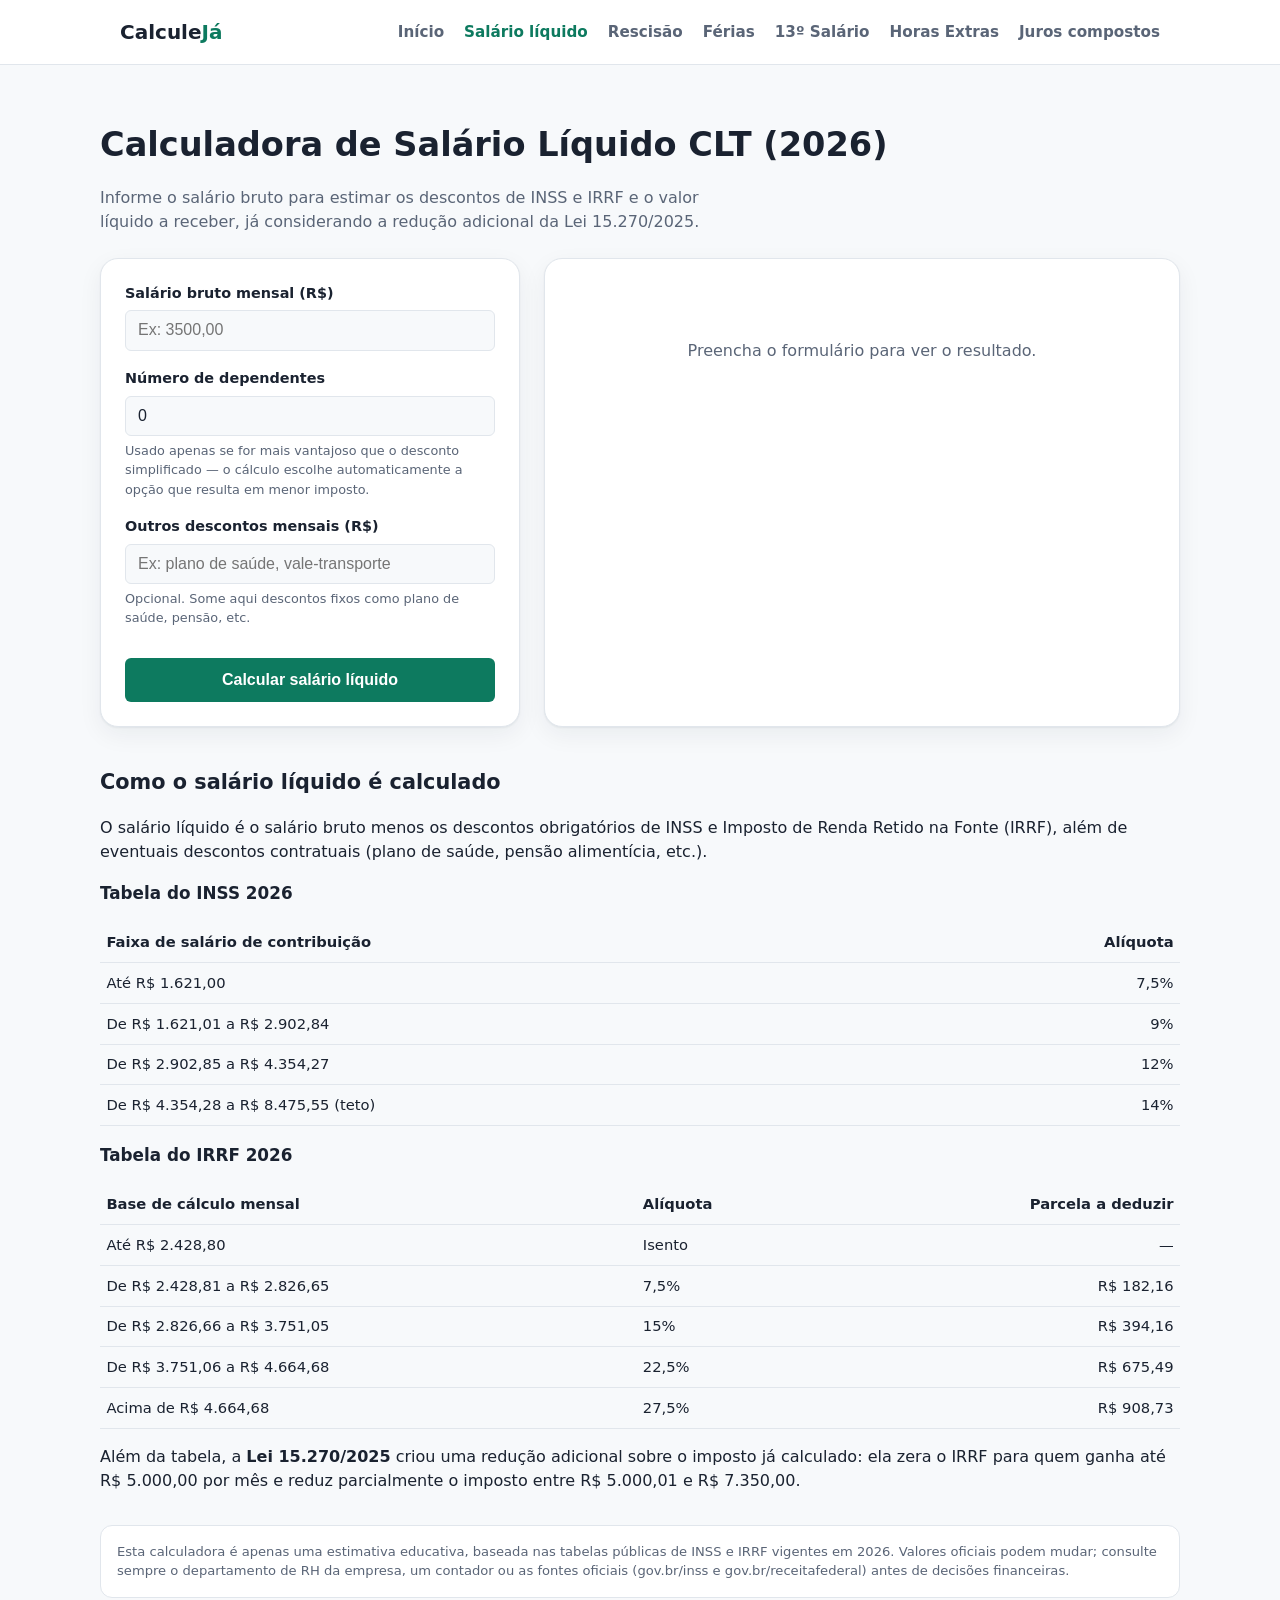
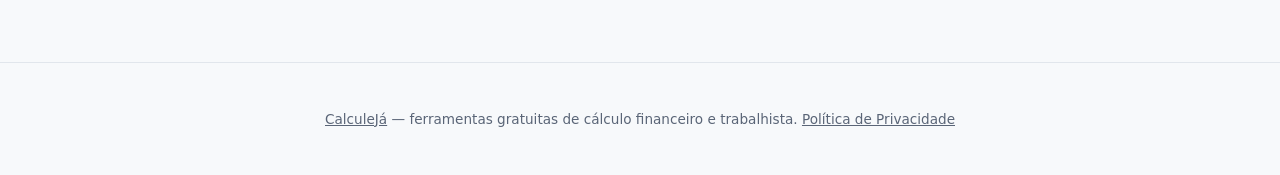
<file: calculadoras/salario-liquido.html>
<!doctype html>
<html lang="pt-BR">
<head>
  <meta charset="UTF-8" />
  <meta name="viewport" content="width=device-width, initial-scale=1" />
  <title>Calculadora de Salário Líquido CLT 2026 — CalculeJá</title>
  <meta name="description" content="Calcule o salário líquido a partir do salário bruto CLT, com os descontos de INSS e IRRF atualizados para 2026, incluindo a redução da Lei 15.270/2025." />
  <link rel="canonical" href="https://calculeja.vercel.app/calculadoras/salario-liquido.html" />
  <link rel="stylesheet" href="../css/styles.css" />
  <script async src="https://pagead2.googlesyndication.com/pagead/js/adsbygoogle.js?client=ca-pub-5938250398235100" crossorigin="anonymous"></script>
</head>
<body>
  <a class="skip-link" href="#conteudo">Ir para o conteúdo</a>
  <header class="site-header">
    <div class="container">
      <a class="logo" href="../index.html">Calcule<span>Já</span></a>
      <nav class="main-nav" aria-label="Navegação principal">
        <ul>
          <li><a href="../index.html">Início</a></li>
          <li><a href="salario-liquido.html">Salário líquido</a></li>
          <li><a href="rescisao-trabalhista.html">Rescisão</a></li>
          <li><a href="ferias.html">Férias</a></li>
          <li><a href="decimo-terceiro.html">13º Salário</a></li>
          <li><a href="horas-extras.html">Horas Extras</a></li>
          <li><a href="juros-compostos.html">Juros compostos</a></li>
        </ul>
      </nav>
    </div>
  </header>

  <main id="conteudo" class="container calc-page">
    <div class="calc-header">
      <h1>Calculadora de Salário Líquido CLT (2026)</h1>
      <p>Informe o salário bruto para estimar os descontos de INSS e IRRF e o valor líquido a receber, já considerando a redução adicional da Lei 15.270/2025.</p>
    </div>

    <div class="calc-layout">
      <form class="card" id="form-salario" novalidate>
        <div class="field">
          <label for="salario-bruto">Salário bruto mensal (R$)</label>
          <input type="text" inputmode="decimal" id="salario-bruto" name="salario-bruto" placeholder="Ex: 3500,00" required />
        </div>
        <div class="field">
          <label for="dependentes">Número de dependentes</label>
          <input type="number" min="0" step="1" id="dependentes" name="dependentes" value="0" />
          <span class="hint">Usado apenas se for mais vantajoso que o desconto simplificado — o cálculo escolhe automaticamente a opção que resulta em menor imposto.</span>
        </div>
        <div class="field">
          <label for="outros-descontos">Outros descontos mensais (R$)</label>
          <input type="text" inputmode="decimal" id="outros-descontos" name="outros-descontos" placeholder="Ex: plano de saúde, vale-transporte" />
          <span class="hint">Opcional. Some aqui descontos fixos como plano de saúde, pensão, etc.</span>
        </div>
        <div class="error-msg" id="erro-salario" role="alert"></div>
        <button type="submit" class="btn-primary">Calcular salário líquido</button>
      </form>

      <div class="card result-panel" id="resultado-salario" aria-live="polite">
        <p class="result-empty">Preencha o formulário para ver o resultado.</p>
      </div>
    </div>

    <section class="content-section">
      <h2>Como o salário líquido é calculado</h2>
      <p>O salário líquido é o salário bruto menos os descontos obrigatórios de INSS e Imposto de Renda Retido na Fonte (IRRF), além de eventuais descontos contratuais (plano de saúde, pensão alimentícia, etc.).</p>

      <h3>Tabela do INSS 2026</h3>
      <table class="breakdown">
        <thead><tr><th>Faixa de salário de contribuição</th><th>Alíquota</th></tr></thead>
        <tbody>
          <tr><td>Até R$ 1.621,00</td><td>7,5%</td></tr>
          <tr><td>De R$ 1.621,01 a R$ 2.902,84</td><td>9%</td></tr>
          <tr><td>De R$ 2.902,85 a R$ 4.354,27</td><td>12%</td></tr>
          <tr><td>De R$ 4.354,28 a R$ 8.475,55 (teto)</td><td>14%</td></tr>
        </tbody>
      </table>

      <h3>Tabela do IRRF 2026</h3>
      <table class="breakdown">
        <thead><tr><th>Base de cálculo mensal</th><th>Alíquota</th><th>Parcela a deduzir</th></tr></thead>
        <tbody>
          <tr><td>Até R$ 2.428,80</td><td>Isento</td><td>—</td></tr>
          <tr><td>De R$ 2.428,81 a R$ 2.826,65</td><td>7,5%</td><td>R$ 182,16</td></tr>
          <tr><td>De R$ 2.826,66 a R$ 3.751,05</td><td>15%</td><td>R$ 394,16</td></tr>
          <tr><td>De R$ 3.751,06 a R$ 4.664,68</td><td>22,5%</td><td>R$ 675,49</td></tr>
          <tr><td>Acima de R$ 4.664,68</td><td>27,5%</td><td>R$ 908,73</td></tr>
        </tbody>
      </table>
      <p>Além da tabela, a <strong>Lei 15.270/2025</strong> criou uma redução adicional sobre o imposto já calculado: ela zera o IRRF para quem ganha até R$ 5.000,00 por mês e reduz parcialmente o imposto entre R$ 5.000,01 e R$ 7.350,00.</p>
    </section>

    <div class="disclaimer">
      Esta calculadora é apenas uma estimativa educativa, baseada nas tabelas públicas de INSS e IRRF vigentes em 2026. Valores oficiais podem mudar; consulte sempre o departamento de RH da empresa, um contador ou as fontes oficiais (gov.br/inss e gov.br/receitafederal) antes de decisões financeiras.
    </div>
  </main>

  <footer class="site-footer">
    <div class="container">
      <p><a href="../index.html">CalculeJá</a> — ferramentas gratuitas de cálculo financeiro e trabalhista. <a href="../privacidade.html">Política de Privacidade</a></p>
    </div>
  </footer>
  <script type="module" src="../js/main.js"></script>
  <script type="module">
    import { initSalarioLiquidoForm } from "../js/calc-salario.js";
    initSalarioLiquidoForm();
  </script>
</body>
</html>
</file>
<file: css/styles.css>
:root {
  --color-bg: #f7f9fb;
  --color-surface: #ffffff;
  --color-text: #1a2230;
  --color-text-muted: #5a6577;
  --color-border: #e1e6ec;
  --color-primary: #0d7a5f;
  --color-primary-dark: #095c47;
  --color-primary-contrast: #ffffff;
  --color-accent: #1763d6;
  --color-danger: #c23b3b;
  --color-success-bg: #e6f4ef;
  --radius-sm: 6px;
  --radius-md: 12px;
  --radius-lg: 18px;
  --shadow-card: 0 1px 2px rgba(20, 30, 45, 0.06), 0 8px 24px rgba(20, 30, 45, 0.06);
  --max-width: 1080px;
}

@media (prefers-color-scheme: dark) {
  :root {
    --color-bg: #10151c;
    --color-surface: #1a212b;
    --color-text: #e9edf2;
    --color-text-muted: #9aa5b4;
    --color-border: #2b3340;
    --color-primary: #35c79a;
    --color-primary-dark: #2aa682;
    --color-primary-contrast: #0b1510;
    --color-accent: #6ea8ff;
    --color-danger: #ff8a80;
    --color-success-bg: #10291f;
    --shadow-card: 0 1px 2px rgba(0, 0, 0, 0.3), 0 8px 24px rgba(0, 0, 0, 0.35);
  }
}

* {
  box-sizing: border-box;
}

html {
  -webkit-text-size-adjust: 100%;
}

body {
  margin: 0;
  font-family: system-ui, -apple-system, "Segoe UI", Roboto, sans-serif;
  background: var(--color-bg);
  color: var(--color-text);
  line-height: 1.5;
}

img {
  max-width: 100%;
}

a {
  color: var(--color-accent);
}

.skip-link {
  position: absolute;
  left: -999px;
  top: 0;
  background: var(--color-primary);
  color: var(--color-primary-contrast);
  padding: 0.5rem 1rem;
  z-index: 100;
}
.skip-link:focus {
  left: 1rem;
  top: 1rem;
}

.container {
  max-width: var(--max-width);
  margin: 0 auto;
  padding: 0 1.25rem;
}

/* Header */
.site-header {
  background: var(--color-surface);
  border-bottom: 1px solid var(--color-border);
}
.site-header .container {
  display: flex;
  align-items: center;
  justify-content: space-between;
  min-height: 64px;
  flex-wrap: wrap;
  gap: 0.5rem;
}
.logo {
  font-weight: 700;
  font-size: 1.25rem;
  color: var(--color-text);
  text-decoration: none;
}
.logo span {
  color: var(--color-primary);
}
.main-nav ul {
  display: flex;
  gap: 1.25rem;
  list-style: none;
  margin: 0;
  padding: 0;
  flex-wrap: wrap;
}
.main-nav a {
  text-decoration: none;
  color: var(--color-text-muted);
  font-weight: 600;
  font-size: 0.95rem;
}
.main-nav a:hover,
.main-nav a[aria-current="page"] {
  color: var(--color-primary);
}

/* Hero */
.hero {
  padding: 3rem 0 2rem;
  text-align: center;
}
.hero h1 {
  font-size: clamp(1.8rem, 4vw, 2.6rem);
  margin-bottom: 0.5rem;
}
.hero p {
  color: var(--color-text-muted);
  max-width: 620px;
  margin: 0 auto;
  font-size: 1.05rem;
}

/* Cards grid */
.tools-grid {
  display: grid;
  grid-template-columns: repeat(auto-fit, minmax(260px, 1fr));
  gap: 1.25rem;
  padding: 1rem 0 3rem;
}
.tool-card {
  background: var(--color-surface);
  border: 1px solid var(--color-border);
  border-radius: var(--radius-lg);
  padding: 1.5rem;
  box-shadow: var(--shadow-card);
  text-decoration: none;
  color: var(--color-text);
  display: flex;
  flex-direction: column;
  gap: 0.5rem;
  transition: transform 0.15s ease, border-color 0.15s ease;
}
.tool-card:hover,
.tool-card:focus-visible {
  transform: translateY(-2px);
  border-color: var(--color-primary);
}
.tool-card .icon {
  font-size: 1.75rem;
}
.tool-card h2 {
  margin: 0;
  font-size: 1.15rem;
}
.tool-card p {
  margin: 0;
  color: var(--color-text-muted);
  font-size: 0.92rem;
}

/* Calculator layout */
.calc-page {
  padding: 2rem 0 4rem;
}
.calc-header h1 {
  font-size: clamp(1.5rem, 3.5vw, 2.1rem);
  margin-bottom: 0.25rem;
}
.calc-header p {
  color: var(--color-text-muted);
  max-width: 640px;
}
.calc-layout {
  display: grid;
  grid-template-columns: minmax(280px, 420px) 1fr;
  gap: 1.5rem;
  align-items: start;
  margin-top: 1.5rem;
}
@media (max-width: 760px) {
  .calc-layout {
    grid-template-columns: 1fr;
  }
}

.card {
  background: var(--color-surface);
  border: 1px solid var(--color-border);
  border-radius: var(--radius-lg);
  padding: 1.5rem;
  box-shadow: var(--shadow-card);
}

.field {
  margin-bottom: 1.1rem;
}
.field label {
  display: block;
  font-weight: 600;
  font-size: 0.9rem;
  margin-bottom: 0.35rem;
}
.field .hint {
  display: block;
  color: var(--color-text-muted);
  font-size: 0.8rem;
  margin-top: 0.3rem;
}
input,
select {
  width: 100%;
  padding: 0.65rem 0.75rem;
  border: 1px solid var(--color-border);
  border-radius: var(--radius-sm);
  background: var(--color-bg);
  color: var(--color-text);
  font-size: 1rem;
}
input:focus,
select:focus {
  outline: 2px solid var(--color-primary);
  outline-offset: 1px;
}
.error-msg {
  color: var(--color-danger);
  font-size: 0.82rem;
  margin-top: 0.3rem;
  min-height: 1em;
}

button.btn-primary {
  background: var(--color-primary);
  color: var(--color-primary-contrast);
  border: none;
  padding: 0.75rem 1.25rem;
  border-radius: var(--radius-sm);
  font-weight: 700;
  font-size: 1rem;
  cursor: pointer;
  width: 100%;
  min-height: 44px;
}
button.btn-primary:hover {
  background: var(--color-primary-dark);
}
button.btn-primary:disabled {
  opacity: 0.6;
  cursor: not-allowed;
}

.result-panel {
  min-height: 100%;
}
.result-empty {
  color: var(--color-text-muted);
  text-align: center;
  padding: 2.5rem 1rem;
}
.result-total {
  background: var(--color-success-bg);
  border-radius: var(--radius-md);
  padding: 1.25rem;
  margin-bottom: 1rem;
  text-align: center;
}
.result-total .label {
  color: var(--color-text-muted);
  font-size: 0.85rem;
}
.result-total .value {
  font-size: clamp(1.6rem, 4vw, 2.1rem);
  font-weight: 800;
  color: var(--color-primary-dark);
}

table.breakdown {
  width: 100%;
  border-collapse: collapse;
  font-size: 0.92rem;
}
table.breakdown th,
table.breakdown td {
  text-align: left;
  padding: 0.55rem 0.4rem;
  border-bottom: 1px solid var(--color-border);
}
table.breakdown td:last-child,
table.breakdown th:last-child {
  text-align: right;
}
table.breakdown tfoot td {
  font-weight: 700;
  border-bottom: none;
}

.content-section {
  margin-top: 2.5rem;
}
.content-section h2 {
  font-size: 1.3rem;
}
.content-section h3 {
  font-size: 1.05rem;
}

.disclaimer {
  font-size: 0.82rem;
  color: var(--color-text-muted);
  background: var(--color-surface);
  border: 1px solid var(--color-border);
  border-radius: var(--radius-md);
  padding: 1rem;
  margin-top: 2rem;
}

.site-footer {
  border-top: 1px solid var(--color-border);
  padding: 2rem 0;
  color: var(--color-text-muted);
  font-size: 0.85rem;
  text-align: center;
}
.site-footer a {
  color: var(--color-text-muted);
}

@media (prefers-reduced-motion: reduce) {
  * {
    transition: none !important;
  }
}
</file>
